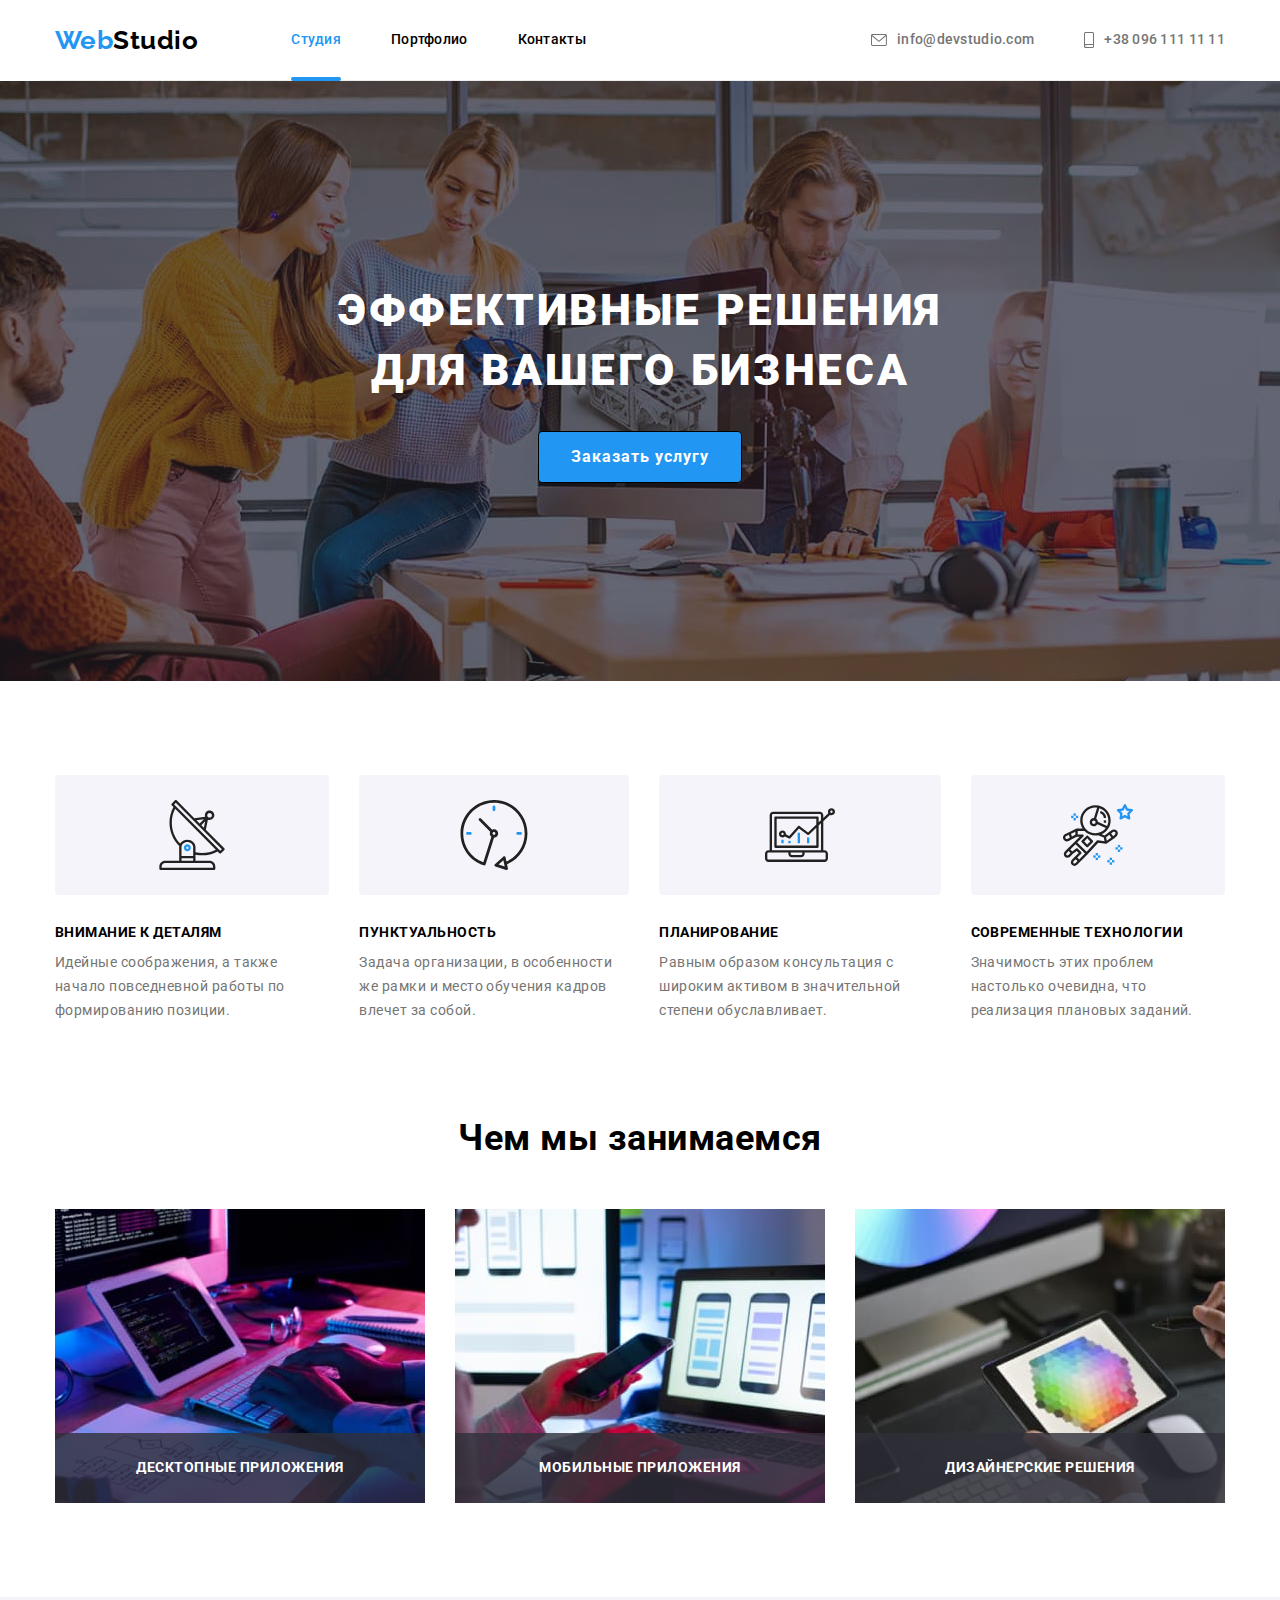
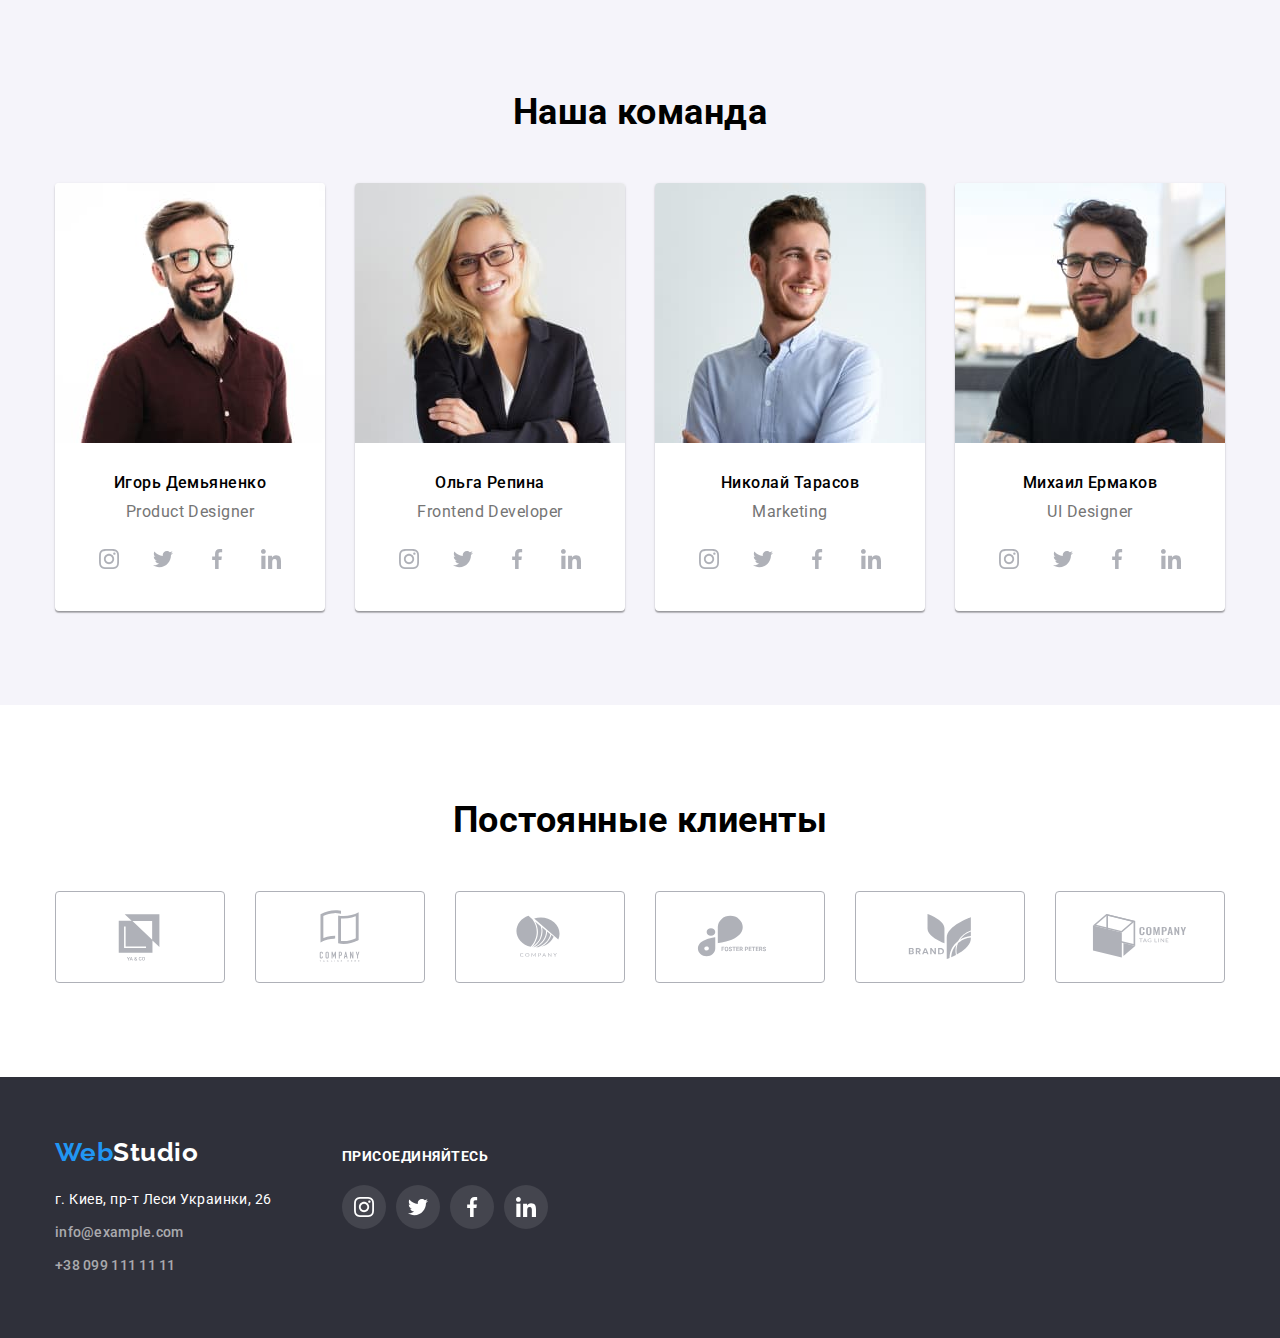
<file: index.html>
<!DOCTYPE html>
<html lang="ru">
  <head>
    <meta charset="UTF-8" />
    <meta http-equiv="X-UA-Compatible" content="IE=edge" />
    <meta name="viewport" content="width=device-width, initial-scale=1.0" />
    <title>Web Studio</title>
    <link
      href="https://fonts.googleapis.com/css2?family=Raleway:wght@700&family=Roboto:wght@400;500;700;900&display=swap"
      rel="stylesheet"
    />
    <link
      rel="stylesheet"
      href="https://cdnjs.cloudflare.com/ajax/libs/modern-normalize/1.0.0/modern-normalize.min.css"
    />
    <link rel="stylesheet" href="./css/styles.css" />
  </head>
  <body>
    <!--Шапка сайта-->
    <header class="header">
      <div class="container nav">
        <a href="" class="logo-one">Web<span class="logo-two">Studio</span></a>
        <nav class="site">
          <ul class="site-nav">
            <li class="item"><a href="" class="link current">Студия</a></li>
            <li class="item"><a href="./portfolio.html" class="link">Портфолио</a></li>
            <li class="item"><a href="" class="link">Контакты</a></li>
          </ul>
        </nav>
        <ul class="contacts">
          <li class="item">
            <a href="mailto:info@devstudio.com" class="link">
              <svg class="icon envelope" width="16" height="12">
                <use href="./images/icons.svg#icon-envelope"></use>
              </svg>
              info@devstudio.com</a
            >
          </li>
          <li class="item">
            <a href="tel:+380961111111" class="link">
              <svg class="icon smartphone" width="10" height="16">
                <use href="./images/icons.svg#icon-smartphone"></use>
              </svg>
              +38 096 111 11 11</a
            >
          </li>
        </ul>
      </div>
    </header>
    <!--Герой-->
    <main>
      <section class="hero overlay">
        <div class="container">
          <h1 class="hero-title">Эффективные решения для вашего бизнеса</h1>
          <button type="button" class="hero-button" data-modal-open>Заказать услугу</button>
        </div>
      </section>
      <!--Преимущества-->
      <section class="section benefits">
        <div class="container">
          <h2 hidden>Положительные качества</h2>
          <ul class="features">
            <li class="item">
              <div class="features-thumb">
                <svg class="features-icon">
                  <use href="./images/icons.svg#icon-antenna"></use>
                </svg>
              </div>
              <h3 class="features-title">Внимание к деталям</h3>
              <p class="features-text">
                Идейные соображения, а также начало повседневной работы по формированию позиции.
              </p>
            </li>
            <li class="item">
              <div class="features-thumb">
                <svg class="features-icon">
                  <use href="./images/icons.svg#icon-clock"></use>
                </svg>
              </div>
              <h3 class="features-title">Пунктуальность</h3>
              <p class="features-text">
                Задача организации, в особенности же рамки и место обучения кадров влечет за собой.
              </p>
            </li>
            <li class="item">
              <div class="features-thumb">
                <svg class="features-icon">
                  <use href="./images/icons.svg#icon-diagram"></use>
                </svg>
              </div>
              <h3 class="features-title">Планирование</h3>
              <p class="features-text">
                Равным образом консультация с широким активом в значительной степени обуславливает.
              </p>
            </li>
            <li class="item">
              <div class="features-thumb">
                <svg class="features-icon">
                  <use href="./images/icons.svg#icon-astronaut"></use>
                </svg>
              </div>
              <h3 class="features-title">Современные технологии</h3>
              <p class="features-text">
                Значимость этих проблем настолько очевидна, что реализация плановых заданий.
              </p>
            </li>
          </ul>
        </div>
      </section>
      <!--Сферы деятельности-->
      <section class="section workflow">
        <div class="container">
          <h2 class="section-title">Чем мы занимаемся</h2>
          <ul class="work-list">
            <li class="item">
              <div class="img-thumb">
                <img src="./images/box1.jpg" alt="Работа за компьютером" width="370" height="294" />
                <div class="img-title">
                  <p class="label">Десктопные приложения</p>
                </div>
              </div>
            </li>
            <li class="item">
              <div class="img-thumb">
                <img src="./images/box2.jpg" alt="Работа за ноутбуком" width="370" height="294" />
                <div class="img-title">
                  <p class="label">Мобильные приложения</p>
                </div>
              </div>
            </li>
            <li class="item">
              <div class="img-thumb">
                <img src="./images/box3.jpg" alt="Работа за планшетом" width="370" height="294" />
                <div class="img-title">
                  <p class="label">Дизайнерские решения</p>
                </div>
              </div>
            </li>
          </ul>
        </div>
      </section>
      <!--Команда-->
      <section class="team">
        <div class="container">
          <h2 class="team-title">Наша команда</h2>
          <ul class="team-list">
            <li class="item">
              <div class="team-content">
                <img src="./images/team1.jpg" alt="Первый член команды" width="270" height="260" />
                <h3 class="team-name">Игорь Демьяненко</h3>
                <p lang="en" class="team-position">Product Designer</p>
                <ul class="icon-list">
                  <li class="icon-link">
                    <a class="link-icon" href="">
                      <svg class="team-icon">
                        <use href="./images/icons.svg#icon-instagram"></use>
                      </svg>
                    </a>
                  </li>
                  <li class="icon-link">
                    <a class="link-icon" href="">
                      <svg class="team-icon">
                        <use href="./images/icons.svg#icon-twitter"></use>
                      </svg>
                    </a>
                  </li>
                  <li class="icon-link">
                    <a class="link-icon" href="">
                      <svg class="team-icon">
                        <use href="./images/icons.svg#icon-facebook"></use>
                      </svg>
                    </a>
                  </li>
                  <li class="icon-link">
                    <a class="link-icon" href="">
                      <svg class="team-icon">
                        <use href="./images/icons.svg#icon-linkedin"></use>
                      </svg>
                    </a>
                  </li>
                </ul>
              </div>
            </li>
            <li class="item">
              <div class="team-content">
                <img src="./images/team2.jpg" alt="Второй член команды" width="270" height="260" />
                <h3 class="team-name">Ольга Репина</h3>
                <p lang="en" class="team-position">Frontend Developer</p>
                <ul class="icon-list">
                  <li class="icon-link">
                    <a class="link-icon" href="">
                      <svg class="team-icon">
                        <use href="./images/icons.svg#icon-instagram"></use>
                      </svg>
                    </a>
                  </li>
                  <li class="icon-link">
                    <a class="link-icon" href="">
                      <svg class="team-icon">
                        <use href="./images/icons.svg#icon-twitter"></use>
                      </svg>
                    </a>
                  </li>
                  <li class="icon-link">
                    <a class="link-icon" href="">
                      <svg class="team-icon">
                        <use href="./images/icons.svg#icon-facebook"></use>
                      </svg>
                    </a>
                  </li>
                  <li class="icon-link">
                    <a class="link-icon" href="">
                      <svg class="team-icon">
                        <use href="./images/icons.svg#icon-linkedin"></use>
                      </svg>
                    </a>
                  </li>
                </ul>
              </div>
            </li>
            <li class="item">
              <div class="team-content">
                <img src="./images/team3.jpg" alt="Третий член команды" width="270" height="260" />
                <h3 class="team-name">Николай Тарасов</h3>
                <p lang="en" class="team-position">Marketing</p>
                <ul class="icon-list">
                  <li class="icon-link">
                    <a class="link-icon" href="">
                      <svg class="team-icon">
                        <use href="./images/icons.svg#icon-instagram"></use>
                      </svg>
                    </a>
                  </li>
                  <li class="icon-link">
                    <a class="link-icon" href="">
                      <svg class="team-icon">
                        <use href="./images/icons.svg#icon-twitter"></use>
                      </svg>
                    </a>
                  </li>
                  <li class="icon-link">
                    <a class="link-icon" href="">
                      <svg class="team-icon">
                        <use href="./images/icons.svg#icon-facebook"></use>
                      </svg>
                    </a>
                  </li>
                  <li class="icon-link">
                    <a class="link-icon" href="">
                      <svg class="team-icon">
                        <use href="./images/icons.svg#icon-linkedin"></use>
                      </svg>
                    </a>
                  </li>
                </ul>
              </div>
            </li>
            <li class="item">
              <div class="team-content">
                <img
                  src="./images/team4.jpg"
                  alt="Четвертый член команды"
                  width="270"
                  height="260"
                />
                <h3 class="team-name">Михаил Ермаков</h3>
                <p lang="en" class="team-position">UI Designer</p>
                <ul class="icon-list">
                  <li class="icon-link">
                    <a class="link-icon" href="">
                      <svg class="team-icon">
                        <use href="./images/icons.svg#icon-instagram"></use>
                      </svg>
                    </a>
                  </li>
                  <li class="icon-link">
                    <a class="link-icon" href="">
                      <svg class="team-icon">
                        <use href="./images/icons.svg#icon-twitter"></use>
                      </svg>
                    </a>
                  </li>
                  <li class="icon-link">
                    <a class="link-icon" href="">
                      <svg class="team-icon">
                        <use href="./images/icons.svg#icon-facebook"></use>
                      </svg>
                    </a>
                  </li>
                  <li class="icon-link">
                    <a class="link-icon" href="">
                      <svg class="team-icon">
                        <use href="./images/icons.svg#icon-linkedin"></use>
                      </svg>
                    </a>
                  </li>
                </ul>
              </div>
            </li>
          </ul>
        </div>
      </section>
      <!--Клиенты-->
      <section class="clients">
        <div class="container">
          <h2 class="section-title">Постоянные клиенты</h2>
          <ul class="clients-list">
            <li class="clients-item">
              <a class="clients-link" href="">
                <svg class="clients-logo">
                  <use href="./images/icons.svg#icon-Logo1"></use>
                </svg>
              </a>
            </li>
            <li class="clients-item">
              <a class="clients-link" href="">
                <svg class="clients-logo">
                  <use href="./images/icons.svg#icon-Logo2"></use>
                </svg>
              </a>
            </li>
            <li class="clients-item">
              <a class="clients-link" href="">
                <svg class="clients-logo">
                  <use href="./images/icons.svg#icon-Logo3"></use>
                </svg>
              </a>
            </li>
            <li class="clients-item">
              <div class="clients-thumb">
                <a class="clients-link" href="">
                  <svg class="clients-logo">
                    <use href="./images/icons.svg#icon-Logo4"></use>
                  </svg>
                </a>
              </div>
            </li>
            <li class="clients-item">
              <a class="clients-link" href="">
                <svg class="clients-logo">
                  <use href="./images/icons.svg#icon-Logo5"></use>
                </svg>
              </a>
            </li>
            <li class="clients-item">
              <a class="clients-link" href="">
                <svg class="clients-logo">
                  <use href="./images/icons.svg#icon-Logo6"></use>
                </svg>
              </a>
            </li>
          </ul>
        </div>
      </section>
    </main>
    <!--Подвал сайта-->
    <footer class="footer">
      <div class="container footer-blocks">
        <div class="footer-address">
          <a href="" class="logo-one">Web<span class="logo-three">Studio</span></a>
          <address class="address">г. Киев, пр-т Леси Украинки, 26</address>
          <ul class="contact-list">
            <li class="item">
              <a href="mailto:info@example.com" class="link">info@example.com</a>
            </li>
            <li class="item"><a href="tel:+380991111111" class="link">+38 099 111 11 11</a></li>
          </ul>
        </div>
        <div class="join">
          <h1 class="join-title">Присоединяйтесь</h1>
          <ul class="social">
            <li class="social-item">
              <a class="social-link" href="">
                <svg class="social-icon">
                  <use href="./images/icons.svg#icon-instagram"></use>
                </svg>
              </a>
            </li>
            <li class="social-item">
              <a class="social-link" href="">
                <svg class="social-icon">
                  <use href="./images/icons.svg#icon-twitter"></use>
                </svg>
              </a>
            </li>
            <li class="social-item">
              <a class="social-link" href="">
                <svg class="social-icon">
                  <use href="./images/icons.svg#icon-facebook"></use>
                </svg>
              </a>
            </li>
            <li class="social-item">
              <a class="social-link" href="">
                <svg class="social-icon">
                  <use href="./images/icons.svg#icon-linkedin"></use>
                </svg>
              </a>
            </li>
          </ul>
        </div>
      </div>
    </footer>

    <!--Модальное окно-->

    <div class="backdrop is-hidden" data-modal>
      <div class="modal">
        <button type="button" class="button-closed" data-modal-close>
          <svg class="close-icon" width="18" height="18">
            <use href="./images/icons.svg#icon-close-black-18dp-2-1"></use>
          </svg>
        </button>
      </div>
    </div>

    <script src="./js/modal.js"></script>
  </body>
</html>
</file>
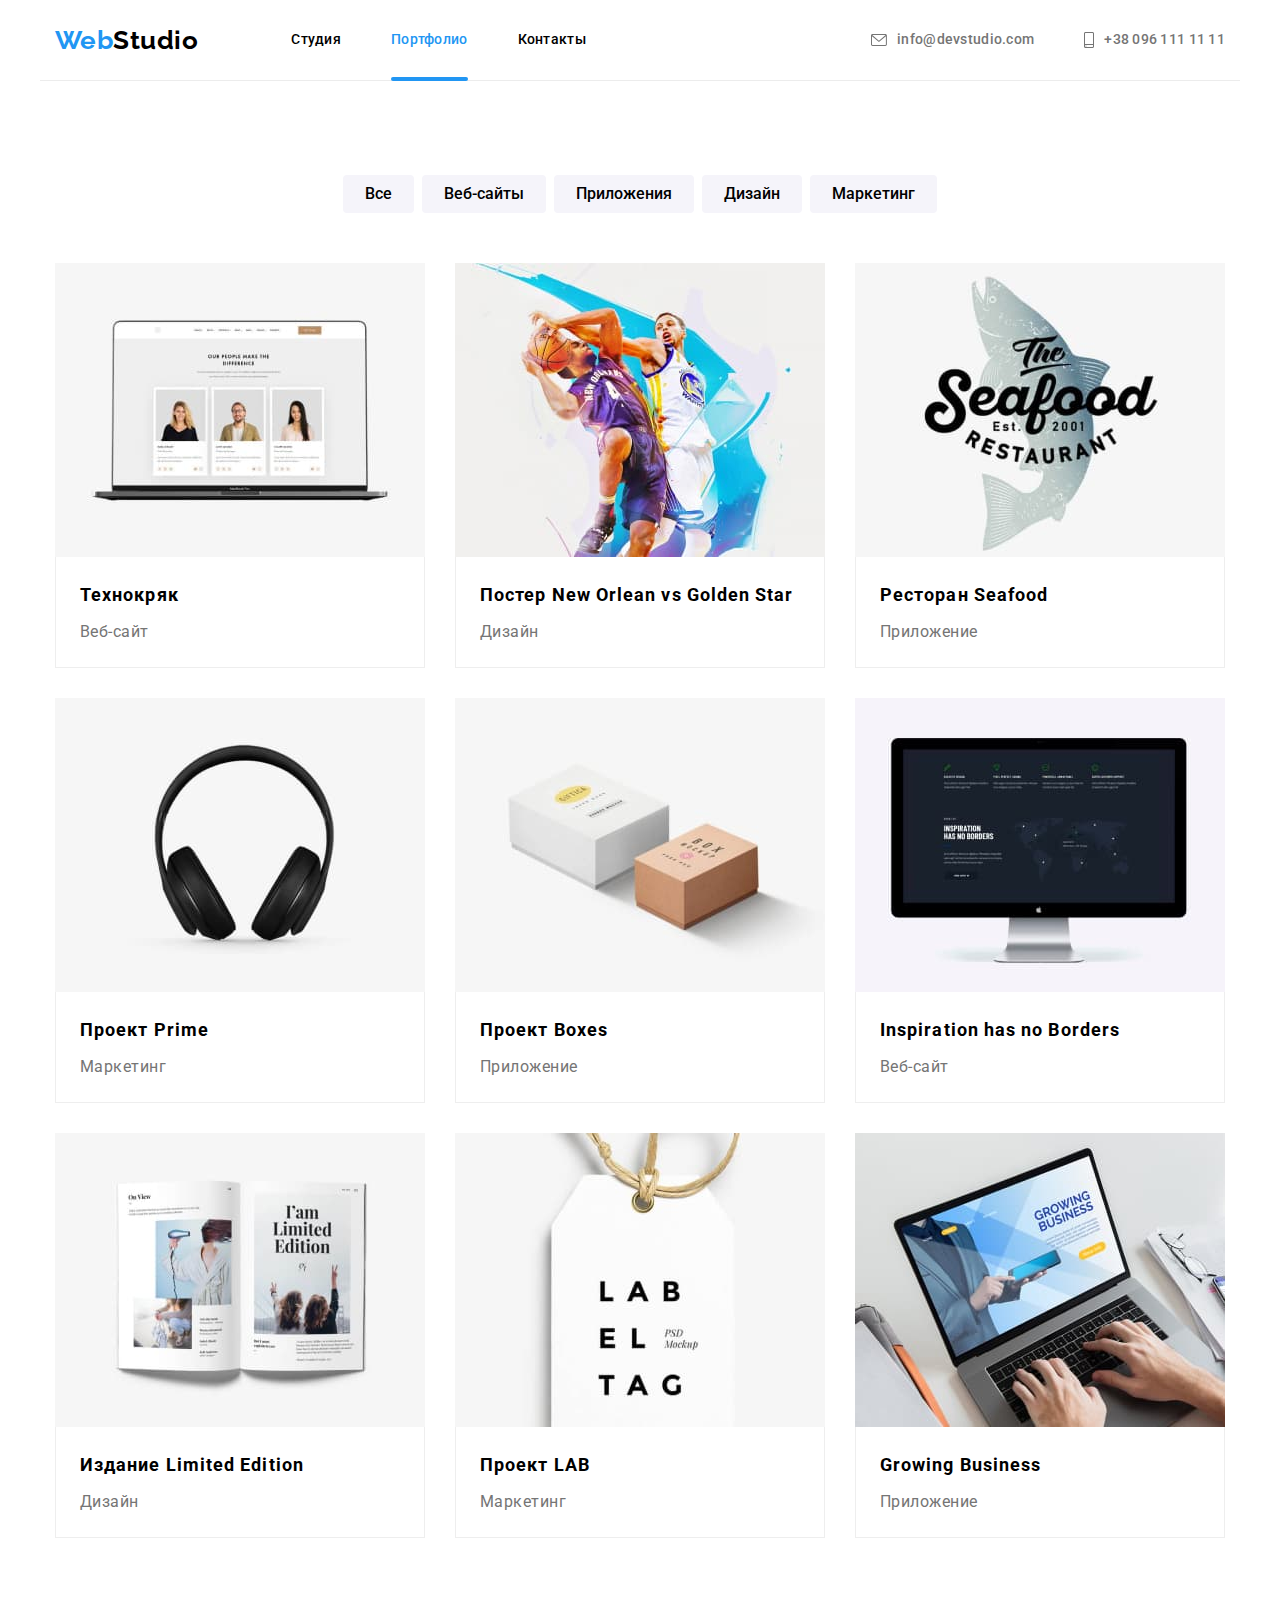
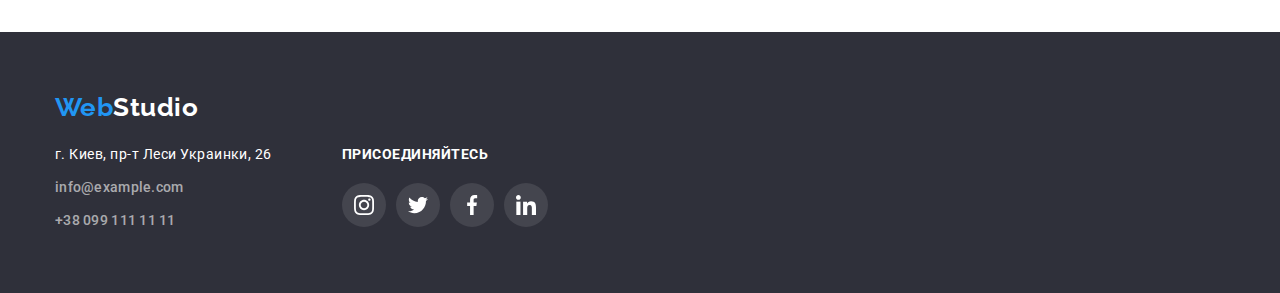
<file: portfolio.html>
<!DOCTYPE html>
<html lang="ru">
  <head>
    <meta charset="UTF-8" />
    <meta http-equiv="X-UA-Compatible" content="IE=edge" />
    <meta name="viewport" content="width=device-width, initial-scale=1.0" />
    <title>Web Studio</title>
    <link
      href="https://fonts.googleapis.com/css2?family=Raleway:wght@700&family=Roboto:wght@400;500;700;900&display=swap"
      rel="stylesheet"
    />
    <link
      rel="stylesheet"
      href="https://cdnjs.cloudflare.com/ajax/libs/modern-normalize/1.0.0/modern-normalize.min.css"
    />
    <link rel="stylesheet" href="./css/styles.css" />
  </head>
  <body>
    <!--Шапка сайта-->
    <header class="header">
      <div class="container nav">
        <a href="" class="logo-one">Web<span class="logo-two">Studio</span></a>
        <nav class="site">
          <ul class="site-nav">
            <li class="item"><a href="./index.html" class="link">Студия</a></li>
            <li class="item"><a href="" class="link current">Портфолио</a></li>
            <li class="item"><a href="" class="link">Контакты</a></li>
          </ul>
        </nav>
        <ul class="contacts">
          <li class="item">
            <a href="mailto:info@devstudio.com" class="link">
              <svg class="icon envelope" width="16" height="12">
                <use href="./images/icons.svg#icon-envelope"></use>
              </svg>
              info@devstudio.com</a
            >
          </li>
          <li class="item">
            <a href="tel:+380961111111" class="link">
              <svg class="icon smartphone" width="10" height="16">
                <use href="./images/icons.svg#icon-smartphone"></use>
              </svg>
              +38 096 111 11 11</a
            >
          </li>
        </ul>
      </div>
    </header>
    <!--Портфолио-->
    <main>
      <section class="section">
        <div class="container portfolio">
          <h1 hidden>Портфолио</h1>
          <ul class="button">
            <li class="item">
              <button type="button" class="button-list">Все</button>
            </li>
            <li class="item">
              <button type="button" class="button-list">Веб-сайты</button>
            </li>
            <li class="item">
              <button type="button" class="button-list">Приложения</button>
            </li>
            <li class="item">
              <button type="button" class="button-list">Дизайн</button>
            </li>
            <li class="item">
              <button type="button" class="button-list">Маркетинг</button>
            </li>
          </ul>
          <ul class="portfolio-list">
            <li class="item">
              <div class="portfolio-img">
                <img
                  src="./images/web.jpg"
                  alt="Ноутбук с изображением членов команды"
                  width="370"
                  height="294"
                />
                <div class="text overlay">
                  <p class="text">
                    Ресурс предлагает комплексные предложения с разным уровнем функционала и
                    сервисов. Все это позволит посетителю получить исчерпывающие сведения о компании
                    или частном лице.
                  </p>
                </div>
              </div>
              <div class="portfolio-content">
                <h2 class="title">Технокряк</h2>
                <p class="direction">Веб-сайт</p>
              </div>
            </li>
            <li class="item">
              <div class="portfolio-img">
                <img
                  src="./images/poster.jpg"
                  alt="Два баскетболиста борются"
                  width="370"
                  height="294"
                />
                <div class="text overlay">
                  <p class="text">
                    Ресурс предлагает комплексные предложения с разным уровнем функционала и
                    сервисов. Все это позволит посетителю получить исчерпывающие сведения о компании
                    или частном лице.
                  </p>
                </div>
              </div>
              <div class="portfolio-content">
                <h2 class="title">Постер <span lang="en">New Orlean vs Golden Star</span></h2>
                <p class="direction">Дизайн</p>
              </div>
            </li>
            <li class="item">
              <div class="portfolio-img">
                <img
                  src="./images/restaurant.jpg"
                  alt="Название ресторана на фоне кита"
                  width="370"
                  height="294"
                />
                <div class="text overlay">
                  <p class="text">
                    Ресурс предлагает комплексные предложения с разным уровнем функционала и
                    сервисов. Все это позволит посетителю получить исчерпывающие сведения о компании
                    или частном лице.
                  </p>
                </div>
              </div>
              <div class="portfolio-content">
                <h2 class="title">Ресторан <span lang="en">Seafood</span></h2>
                <p class="direction">Приложение</p>
              </div>
            </li>
            <li class="item">
              <div class="portfolio-img">
                <img src="./images/prime.jpg" alt="Наушники" width="370" height="294" />
                <div class="text overlay">
                  <p class="text">
                    Ресурс предлагает комплексные предложения с разным уровнем функционала и
                    сервисов. Все это позволит посетителю получить исчерпывающие сведения о компании
                    или частном лице.
                  </p>
                </div>
              </div>
              <div class="portfolio-content">
                <h2 class="title">Проект <span lang="en">Prime</span></h2>
                <p class="direction">Маркетинг</p>
              </div>
            </li>
            <li class="item">
              <div class="portfolio-img">
                <img
                  src="./images/boxes.jpg"
                  alt="Две маленькие коробки"
                  width="370"
                  height="294"
                />
                <div class="text overlay">
                  <p class="text">
                    Ресурс предлагает комплексные предложения с разным уровнем функционала и
                    сервисов. Все это позволит посетителю получить исчерпывающие сведения о компании
                    или частном лице.
                  </p>
                </div>
              </div>
              <div class="portfolio-content">
                <h2 class="title">Проект <span lang="en">Boxes</span></h2>
                <p class="direction">Приложение</p>
              </div>
            </li>
            <li class="item">
              <div class="portfolio-img">
                <img
                  src="./images/inspiration.jpg"
                  alt="Монитор компьютера с изображением веб-сайта"
                  width="370"
                  height="294"
                />
                <div class="text overlay">
                  <p class="text">
                    Ресурс предлагает комплексные предложения с разным уровнем функционала и
                    сервисов. Все это позволит посетителю получить исчерпывающие сведения о компании
                    или частном лице.
                  </p>
                </div>
              </div>
              <div class="portfolio-content">
                <h2 lang="en" class="title">Inspiration has no Borders</h2>
                <p class="direction">Веб-сайт</p>
              </div>
            </li>
            <li class="item">
              <div class="portfolio-img">
                <img src="./images/edition.jpg" alt="Журнал" width="370" height="294" />
                <div class="text overlay">
                  <p class="text">
                    Ресурс предлагает комплексные предложения с разным уровнем функционала и
                    сервисов. Все это позволит посетителю получить исчерпывающие сведения о компании
                    или частном лице.
                  </p>
                </div>
              </div>
              <div class="portfolio-content">
                <h2 class="title">Издание <span lang="en">Limited Edition</span></h2>
                <p class="direction">Дизайн</p>
              </div>
            </li>
            <li class="item">
              <div class="portfolio-img">
                <img
                  src="./images/lab.jpg"
                  alt="Ярлык с названием проекта"
                  width="370"
                  height="294"
                />
                <div class="text overlay">
                  <p class="text">
                    Ресурс предлагает комплексные предложения с разным уровнем функционала и
                    сервисов. Все это позволит посетителю получить исчерпывающие сведения о компании
                    или частном лице.
                  </p>
                </div>
              </div>
              <div class="portfolio-content">
                <h2 class="title">Проект <span lang="en">LAB</span></h2>
                <p class="direction">Маркетинг</p>
              </div>
            </li>
            <li class="item">
              <div class="portfolio-img">
                <img
                  src="./images/gb.jpg"
                  alt="Ноутбук с названием приложения"
                  width="370"
                  height="294"
                />
                <div class="text overlay">
                  <p class="text">
                    Ресурс предлагает комплексные предложения с разным уровнем функционала и
                    сервисов. Все это позволит посетителю получить исчерпывающие сведения о компании
                    или частном лице.
                  </p>
                </div>
              </div>
              <div class="portfolio-content">
                <h2 lang="en" class="title">Growing Business</h2>
                <p class="direction">Приложение</p>
              </div>
            </li>
          </ul>
        </div>
      </section>
    </main>
    <!--Подвал сайта-->
    <footer class="footer">
      <div class="container">
        <a href="" class="logo-one">Web<span class="logo-three">Studio</span></a>
        <div class="footer-blocks">
          <div class="footer-address">
            <address class="address">г. Киев, пр-т Леси Украинки, 26</address>
            <ul class="contact-list">
              <li class="item">
                <a href="mailto:info@example.com" class="link">info@example.com</a>
              </li>
              <li class="item"><a href="tel:+380991111111" class="link">+38 099 111 11 11</a></li>
            </ul>
          </div>
          <div class="join">
            <h1 class="join-title">Присоединяйтесь</h1>
            <ul class="social">
              <li class="social-item">
                <a class="social-link" href="">
                  <svg class="social-icon">
                    <use href="./images/icons.svg#icon-instagram"></use>
                  </svg>
                </a>
              </li>
              <li class="social-item">
                <a class="social-link" href="">
                  <svg class="social-icon">
                    <use href="./images/icons.svg#icon-twitter"></use>
                  </svg>
                </a>
              </li>
              <li class="social-item">
                <a class="social-link" href="">
                  <svg class="social-icon">
                    <use href="./images/icons.svg#icon-facebook"></use>
                  </svg>
                </a>
              </li>
              <li class="social-item">
                <a class="social-link" href="">
                  <svg class="social-icon">
                    <use href="./images/icons.svg#icon-linkedin"></use>
                  </svg>
                </a>
              </li>
            </ul>
          </div>
        </div>
      </div>
    </footer>
    <script src="./js/modal.js"></script>
  </body>
</html>
</file>
<file: css/styles.css>
/* цвет основного текста #000000 */
/* вторичный цвет текста #757575 */
/* белый цвет #FFFFFF */
/* цвет акцента  #2196F3 */
/* цвет текста контактов в футере rgba(255, 255, 255, 0.6) */
/* bg color #ffffff */
/* bg hero&footer #2F303A */
/* bg team #F5F4FA */

:root {
  --basic-text-color: #000000;
  --text-color: #757575;
  --accent-color: #2196f3;
  --secondary-text-color: rgba(255, 255, 255, 0.6);
  --button-hover-color: #188ce8;
  --white-color: #ffffff;
  --hero-footer-bg-color: #2f303a;
  --secondary-bg-color: #f5f4fa;
  --box-shadow: 0px 2px 1px 0px rgba(0, 0, 0, 0.2), 0px 1px 1px 0px rgba(0, 0, 0, 0.14),
    0px 1px 3px 0px rgba(0, 0, 0, 0.12);
  --header-border-color: #ececec;
  --modal-shadow: 0px 1px 3px rgba(0, 0, 0, 0.12), 0px 1px 1px rgba(0, 0, 0, 0.14),
    0px 2px 1px rgba(0, 0, 0, 0.2);
  --portfolio-border-color: #eeeeee;
}

body {
  background-color: var(--white-color);
  color: var(--basic-text-color);

  font-family: Roboto, sans-serif;
  letter-spacing: 0.03em;
}

ul {
  list-style: none;
}

h1,
h2,
h3,
p,
ul {
  padding: 0;
  margin: 0;
}

img {
  display: block;
  max-width: 100%;
}

/* Header */

.container {
  width: 1200px;
  padding-left: 15px;
  padding-right: 15px;

  margin-left: auto;
  margin-right: auto;
}

.container.nav {
  display: flex;
  align-items: center;
  border-bottom: 1px solid var(--header-border-color);
}

.logo-one,
.logo-two,
.logo-three {
  font-family: 'Raleway';
  font-weight: 700;
  font-size: 26px;
  line-height: 1.19;
  text-decoration: none;
}

.logo-one {
  color: var(--accent-color);
}

.logo-two {
  color: var(--basic-text-color);
}

.link {
  font-weight: 500;
  font-size: 14px;
  line-height: 1.14;
  letter-spacing: 0.02em;
  text-decoration: none;
}

/* Site nav */

.site-nav {
  display: flex;
  margin-left: 93px;
}

.site-nav .item + .item,
.contacts .item + .item {
  margin-left: 50px;
}

.site-nav .link,
.contacts .link {
  display: flex;
  padding-top: 32px;
  padding-bottom: 32px;

  color: var(--basic-text-color);
  transition: color 250ms cubic-bezier(0.4, 0, 0.2, 1);
}

.site-nav .link {
  position: relative;
}

.site-nav .link:hover,
.site-nav .link:focus {
  color: var(--accent-color);
}

.site-nav .link.current {
  color: var(--accent-color);
}

.current::after {
  content: '';
  display: block;
  position: absolute;
  width: 100%;
  height: 4px;
  bottom: -1px;
  border-radius: 2px;
  background-color: var(--accent-color);
}

/* Contacts */

.contacts {
  display: flex;
  margin-left: auto;
}

.contacts .link {
  color: var(--text-color);
}

.contacts .link:hover,
.contacts .link:focus {
  color: var(--accent-color);
}

.icon {
  margin-right: 10px;
  fill: var(--text-color);
  align-self: center;
}

.contacts .link:hover .icon {
  fill: var(--accent-color);
}

/* Hero */

.hero.overlay {
  max-width: 1600px;
  height: 600px;
  margin-left: auto;
  margin-right: auto;
  background-image: linear-gradient(to right, rgba(47, 48, 58, 0.4), rgba(47, 48, 58, 0.4)),
    url(../images/hero.jpg);
  background-repeat: no-repeat;
  background-size: cover;
  background-position: center;
}

.hero {
  background-color: var(--hero-footer-bg-color);
  text-align: center;
  padding: 200px 0;
}

.hero-title {
  width: 696px;
  margin: 0 auto;
  margin-bottom: 30px;

  color: var(--white-color);
  font-weight: 900;
  font-size: 44px;
  line-height: 1.36;
  text-transform: uppercase;
  letter-spacing: 0.06em;
}

.hero-button {
  border: 1px solid var(--basic-text-color);
  border-radius: 4px;
  padding: 10px 32px;

  color: var(--white-color);
  background-color: var(--accent-color);
  cursor: pointer;
  font-family: inherit;
  font-weight: 700;
  font-size: 16px;
  line-height: 1.88;
  letter-spacing: 0.06em;
  transition: background-color 250ms cubic-bezier(0.4, 0, 0.2, 1);
}

.hero-button:hover,
.hero-button:focus {
  background-color: var(--button-hover-color);
}

/* Section */

.section {
  padding: 94px 0;
}

.section-title,
.team-title {
  margin-bottom: 50px;

  font-weight: 700;
  font-size: 36px;
  line-height: 1.17;
  text-align: center;
}

/* Features */

.benefits {
  padding-bottom: 47px;
}

.features {
  display: flex;
}

.features .item + .item {
  margin-left: 30px;
}

.features-title {
  margin-bottom: 10px;

  font-weight: 700;
  font-size: 14px;
  line-height: 1.14;
  text-transform: uppercase;
}

.features-text {
  color: var(--text-color);
  font-size: 14px;
  line-height: 1.71;
}

.features-icon {
  width: 70px;
  height: 70px;
}

.features-thumb {
  display: flex;
  height: 120px;
  margin-bottom: 30px;
  background-color: var(--secondary-bg-color);
  border-radius: 4px;
  justify-content: center;
  align-items: center;
}

/* Work list */

.workflow {
  padding-top: 47px;
}

.work-list {
  position: relative;
  display: flex;
  justify-content: center;
}

.work-list .item + .item {
  margin-left: 30px;
}

.img-thumb {
  position: relative;
}

.img-title {
  display: inline-block;
  position: absolute;
  width: 100%;
  height: 70px;
  bottom: 0;
  background: rgba(47, 48, 58, 0.8);
}

.label {
  padding-top: 27px;
  padding-bottom: 27px;
  font-weight: 700;
  font-size: 14px;
  line-height: 1.14;
  text-align: center;
  text-transform: uppercase;
  color: var(--white-color);
}

/* Team */

.team {
  background-color: var(--secondary-bg-color);
  padding-top: 94px;
  padding-bottom: 94px;
}

.team-list {
  display: flex;
  justify-content: center;
}

.team-list .item + .item {
  margin-left: 30px;
}

.team-content {
  display: block;
  background-color: var(--white-color);
  overflow: hidden;
  border-radius: 4px;
  box-shadow: var(--box-shadow);
}

.team-name {
  margin-top: 30px;
  margin-bottom: 10px;

  font-weight: 500;
  font-size: 16px;
  line-height: 1.19;
  text-align: center;
}

.team-position {
  padding-bottom: 16px;

  color: var(--text-color);
  font-size: 16px;
  line-height: 1.19;
  text-align: center;
}

.icon-list {
  display: flex;
  margin-bottom: 30px;
  margin-left: 32px;
  margin-right: 32px;
}

.icon-list .icon-link + .icon-link {
  margin-left: 10px;
}

.link-icon {
  display: flex;
  justify-content: center;
  align-items: center;
  width: 44px;
  height: 44px;
  background-color: var(--white-color);
  border-radius: 50%;
  transition: background-color 250ms cubic-bezier(0.4, 0, 0.2, 1),
    color 250ms cubic-bezier(0.4, 0, 0.2, 1);
}

.link-icon:hover {
  background-color: var(--accent-color);
}

.team-icon {
  width: 20px;
  height: 20px;
  fill: #afb1b8;
}

.icon-list .link-icon:hover .team-icon {
  fill: var(--white-color);
}

/* Clients */

.clients {
  padding-top: 94px;
  padding-bottom: 94px;
}

.clients-list {
  display: flex;
}

.clients-link {
  display: flex;
  justify-content: center;
  align-items: center;
  width: 170px;
  height: 92px;
  border: 1px solid #afb1b8;
  border-radius: 4px;
  transition: color 250ms cubic-bezier(0.4, 0, 0.2, 1);
}

.clients-link:hover {
  border: 1px solid var(--accent-color);
}

.clients-item:not(:last-child) {
  margin-right: 30px;
}

.clients-logo {
  width: 106px;
  height: 60px;
  fill: #afb1b8;
}

.clients-list .clients-link:hover .clients-logo {
  fill: var(--accent-color);
}

/* Footer */

.footer {
  background-color: var(--hero-footer-bg-color);
  padding-top: 60px;
  padding-bottom: 60px;
}

.footer-address {
  margin-right: 70px;
}

.logo-three {
  color: var(--white-color);
}

.address {
  margin-top: 20px;
  margin-bottom: 9px;

  color: var(--white-color);
  font-style: normal;
  font-size: 14px;
  line-height: 1.71;
}

.contact-list .item + .item {
  margin-top: 9px;
}

.contact-list .link {
  display: block;

  color: var(--secondary-text-color);
  font-size: 14px;
  line-height: 1.71;
  transition: color 250ms cubic-bezier(0.4, 0, 0.2, 1);
}

.contact-list .link:hover,
.contact-list .link:focus {
  color: var(--accent-color);
}

.join-title {
  margin-bottom: 20px;

  font-weight: 700;
  font-size: 14px;
  line-height: 1.14;
  text-transform: uppercase;

  color: var(--white-color);
}

.footer-blocks {
  display: flex;
  align-items: baseline;
}

.social {
  display: flex;
}

.social .social-item + .social-item {
  margin-left: 10px;
}

.social-link {
  display: flex;
  justify-content: center;
  align-items: center;
  width: 44px;
  height: 44px;
  background-color: rgba(255, 255, 255, 0.1);
  border-radius: 50%;
  transition: background-color 250ms cubic-bezier(0.4, 0, 0.2, 1),
    color 250ms cubic-bezier(0.4, 0, 0.2, 1);
}

.social-link:hover {
  background-color: var(--accent-color);
}

.social-icon {
  width: 20px;
  height: 20px;
  fill: var(--white-color);
}

/* Modal */
.backdrop {
  position: fixed;
  top: 0;
  left: 0;
  width: 100%;
  height: 100%;

  background-color: rgba(0, 0, 0, 0.2);
  transition: opacity 250ms cubic-bezier(0.4, 0, 0.2, 1);
}

.backdrop.is-hidden {
  opacity: 0;
  pointer-events: none;
}

.modal {
  position: absolute;
  top: 50%;
  left: 50%;
  transform: translate(-50%, -50%);

  min-width: 528px;
  min-height: 581px;

  background-color: var(--white-color);
  box-shadow: var(--modal-shadow);
  border-radius: 4px;

  transition: transform 250ms cubic-bezier(0.4, 0, 0.2, 1);
}

.button-closed {
  position: absolute;
  display: inline-flex;
  top: 8px;
  right: 8px;

  width: 30px;
  height: 30px;
  padding: 6px;

  cursor: pointer;
  background-color: var(--white-color);
  border: 1px solid rgba(0, 0, 0, 0.1);
  border-radius: 50%;
}

/* Portfolio */

.button {
  display: flex;
  justify-content: center;
  margin-bottom: 50px;
}

.button .item + .item {
  margin-left: 8px;
}

.button-list {
  border-radius: 4px;
  border: none;
  padding: 6px 22px;

  cursor: pointer;
  background-color: var(--secondary-bg-color);
  font-weight: 500;
  font-size: 16px;
  line-height: 1.63;
  text-align: center;

  transition: background-color 250ms cubic-bezier(0.4, 0, 0.2, 1),
    color 250ms cubic-bezier(0.4, 0, 0.2, 1);
}

.button-list:hover,
.button-list:focus {
  background-color: var(--accent-color);
  color: var(--white-color);
  box-shadow: 0px 3px 1px rgba(0, 0, 0, 0.1), 0px 1px 2px rgba(0, 0, 0, 0.08),
    0px 2px 2px rgba(0, 0, 0, 0.12);
}

.portfolio-list {
  padding: 0;
  margin: 0;

  display: flex;
  flex-wrap: wrap;
  margin-top: -30px;
  margin-left: -30px;
}

.portfolio-list .item {
  flex-basis: calc(100% / 3 - 30px);
  margin-top: 30px;
  margin-left: 30px;
}

.portfolio-list .item:hover {
  box-shadow: 0px 1px 1px rgba(0, 0, 0, 0.12), 0px 4px 4px rgba(0, 0, 0, 0.06),
    1px 4px 6px rgba(0, 0, 0, 0.16);
}

.portfolio-img {
  position: relative;
  overflow: hidden;
}

.text.overlay {
  display: block;
  position: absolute;
  top: 0;
  left: 0;
  width: 100%;
  height: 100%;
  padding: 63px 24px;
  background-color: rgba(33, 150, 243, 0.9);
  transform: translateY(100%);
  transition: transform 250ms cubic-bezier(0.4, 0, 0.2, 1);
}

.portfolio-list .item:hover .overlay {
  transform: translateY(0);
}

.text {
  font-size: 18px;
  line-height: 1.56;

  color: var(--white-color);
}

.portfolio-content {
  padding: 20px 24px;
  border-bottom: 1px solid var(--portfolio-border-color);
  border-left: 1px solid var(--portfolio-border-color);
  border-right: 1px solid var(--portfolio-border-color);
}

.portfolio-list .title {
  margin-bottom: 4px;

  font-size: 18px;
  line-height: 2;
  letter-spacing: 0.06em;
}

.portfolio-list .direction {
  color: var(--text-color);
  font-size: 16px;
  line-height: 1.88;
}
</file>
